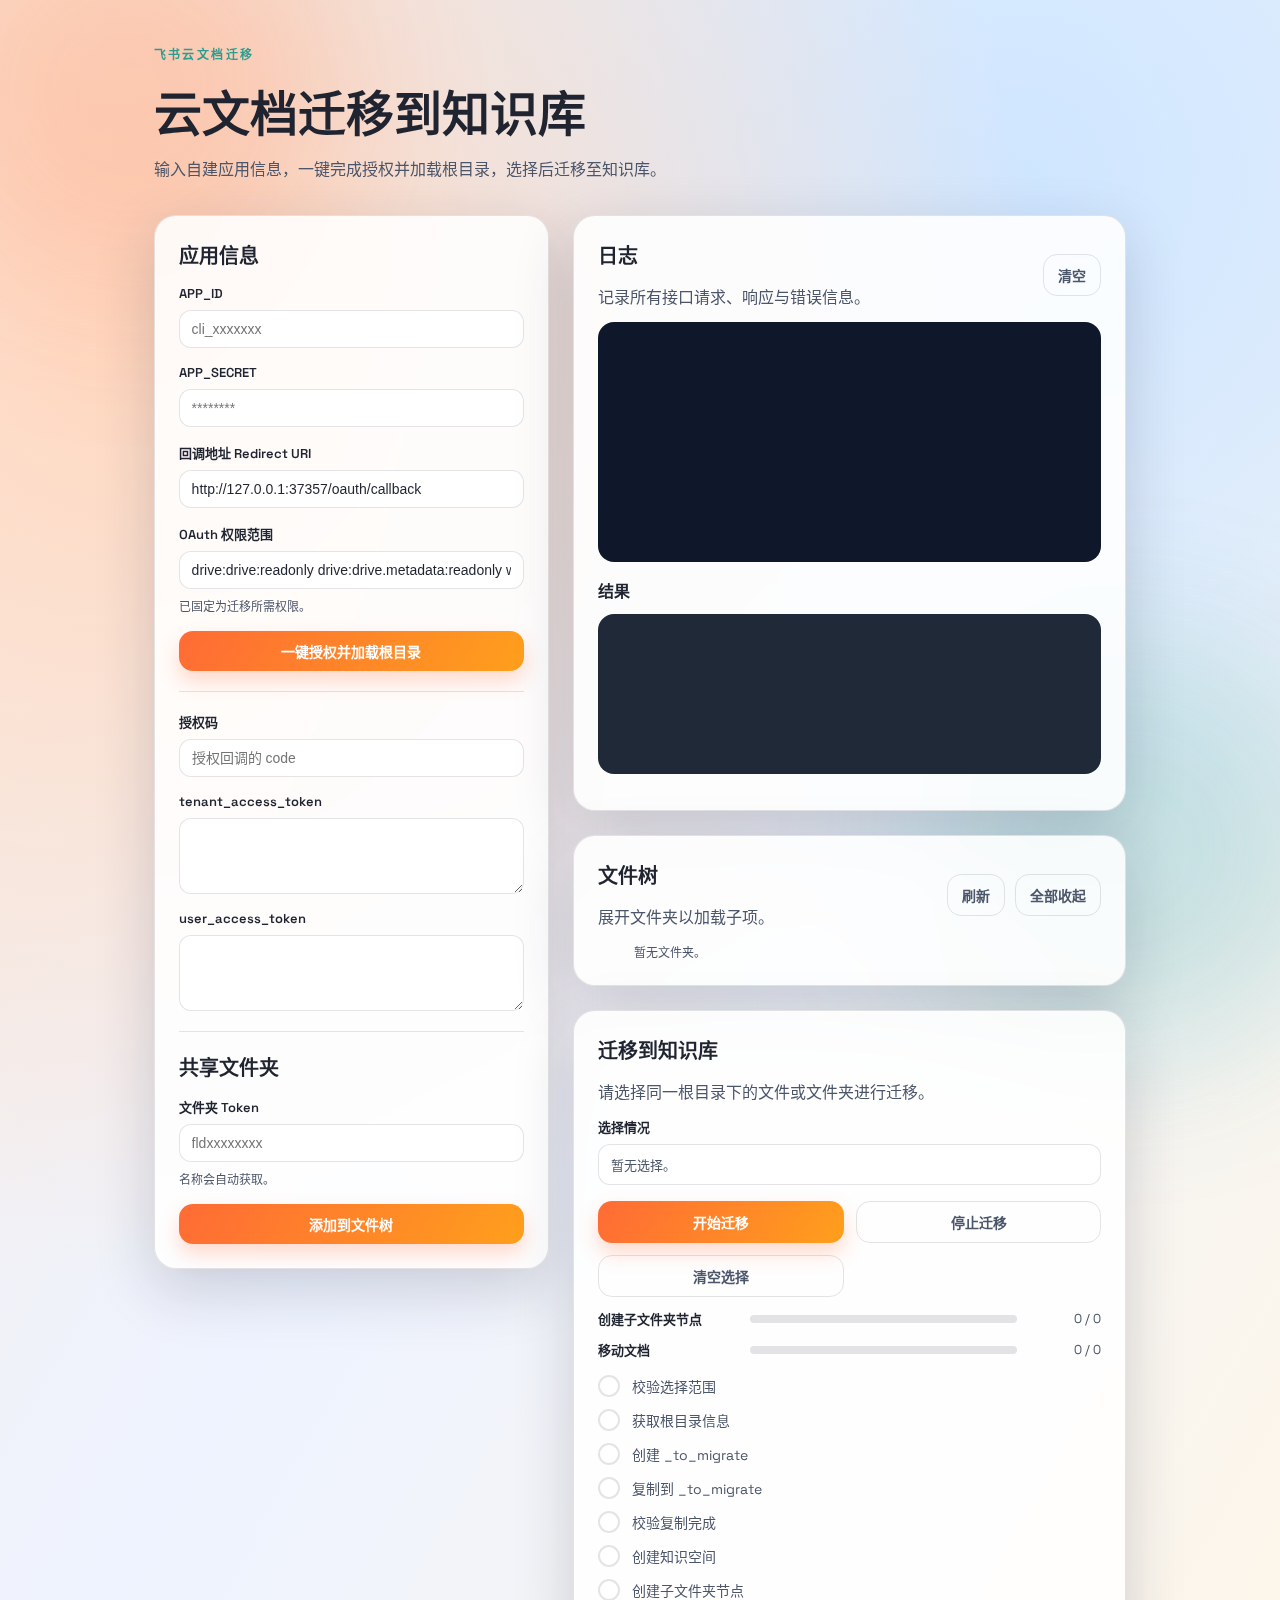
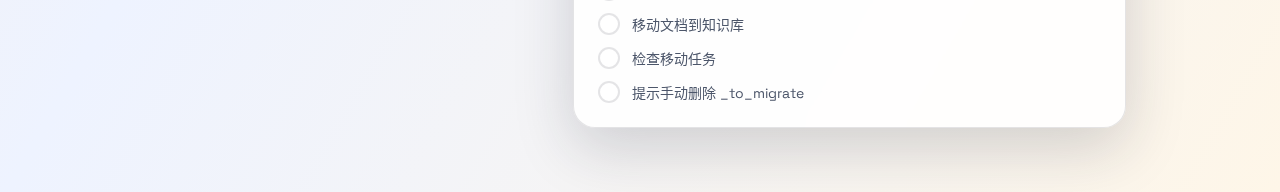
<file: public/index.html>
<!doctype html>
<html lang="zh-CN">
  <head>
    <meta charset="UTF-8" />
    <meta name="viewport" content="width=device-width, initial-scale=1" />
    <title>飞书云文档迁移工具</title>
    <link rel="stylesheet" href="styles.css" />
  </head>
  <body>
    <div class="backdrop">
      <div class="glow glow-left"></div>
      <div class="glow glow-right"></div>
    </div>
    <main class="app">
      <header class="hero">
        <div class="eyebrow">飞书云文档迁移</div>
        <h1>云文档迁移到知识库</h1>
        <p class="subtitle">
          输入自建应用信息，一键完成授权并加载根目录，选择后迁移至知识库。
        </p>
      </header>

      <section class="grid">
        <div class="panel">
          <h2>应用信息</h2>
          <div class="field">
            <label for="appId">APP_ID</label>
            <input id="appId" type="text" placeholder="cli_xxxxxxx" />
          </div>
          <div class="field">
            <label for="appSecret">APP_SECRET</label>
            <input id="appSecret" type="password" placeholder="********" />
          </div>
          <div class="field">
            <label for="redirectUri">回调地址 Redirect URI</label>
            <input id="redirectUri" type="url" />
          </div>
          <div class="field">
            <label for="scope">OAuth 权限范围</label>
            <input
              id="scope"
              type="text"
              value="drive:drive:readonly drive:drive.metadata:readonly wiki:wiki space:folder:create docs:document:copy"
              readonly
            />
            <span class="hint">已固定为迁移所需权限。</span>
          </div>

          <div class="actions">
            <button id="btnQuickAuth">一键授权并加载根目录</button>
          </div>

          <div class="divider"></div>

          <div class="field">
            <label for="authCode">授权码</label>
            <input id="authCode" type="text" placeholder="授权回调的 code" />
          </div>
          <div class="field">
            <label for="tenantToken">tenant_access_token</label>
            <textarea id="tenantToken" rows="3" readonly></textarea>
          </div>
          <div class="field">
            <label for="userToken">user_access_token</label>
            <textarea id="userToken" rows="3" readonly></textarea>
          </div>

          <div class="divider"></div>

          <h2>共享文件夹</h2>
          <div class="field">
            <label for="sharedFolderToken">文件夹 Token</label>
            <input
              id="sharedFolderToken"
              type="text"
              placeholder="fldxxxxxxxx"
            />
            <span class="hint">名称会自动获取。</span>
          </div>
          <div class="actions">
            <button id="btnAddFolder">添加到文件树</button>
          </div>
        </div>

        <div class="stack">
          <div class="panel log-panel">
            <div class="panel-header">
              <div>
                <h2>日志</h2>
                <p class="subtitle">记录所有接口请求、响应与错误信息。</p>
              </div>
              <button class="ghost" id="btnClear">清空</button>
            </div>
            <pre id="log"></pre>
            <div class="result">
              <h3>结果</h3>
              <pre id="result"></pre>
            </div>
          </div>

          <div class="panel tree-panel">
            <div class="panel-header">
              <div>
                <h2>文件树</h2>
                <p class="subtitle">展开文件夹以加载子项。</p>
              </div>
              <div class="panel-actions">
                <button class="ghost" id="btnRefreshTree">刷新</button>
                <button class="ghost" id="btnCollapseAll">全部收起</button>
              </div>
            </div>
            <ul id="treeRoot" class="tree"></ul>
          </div>

          <div class="panel migrate-panel">
            <div class="panel-header">
              <div>
                <h2>迁移到知识库</h2>
                <p class="subtitle">
                  请选择同一根目录下的文件或文件夹进行迁移。
                </p>
              </div>
            </div>
            <div class="field">
              <label>选择情况</label>
              <div id="selectionSummary" class="selection-summary">
                暂无选择。
              </div>
            </div>
            <div class="actions">
              <button id="btnMigrate">开始迁移</button>
              <button class="ghost" id="btnStop" disabled>停止迁移</button>
              <button class="ghost" id="btnClearSelection">清空选择</button>
            </div>
            <div class="progress-board">
              <div class="progress-row">
                <div class="progress-label">创建子文件夹节点</div>
                <div class="progress-bar">
                  <div id="nodeProgressBar" class="progress-fill"></div>
                </div>
                <div id="nodeProgressText" class="progress-text">0 / 0</div>
              </div>
              <div class="progress-row">
                <div class="progress-label">移动文档</div>
                <div class="progress-bar">
                  <div id="moveProgressBar" class="progress-fill"></div>
                </div>
                <div id="moveProgressText" class="progress-text">0 / 0</div>
              </div>
            </div>
            <ol id="migrationSteps" class="stepper">
              <li class="step" data-step-id="select">
                <span class="step__icon"></span>
                <span class="step__label">校验选择范围</span>
              </li>
              <li class="step" data-step-id="root-meta">
                <span class="step__icon"></span>
                <span class="step__label">获取根目录信息</span>
              </li>
              <li class="step" data-step-id="create-migrate-folder">
                <span class="step__icon"></span>
                <span class="step__label">创建 _to_migrate</span>
              </li>
              <li class="step" data-step-id="copy-files">
                <span class="step__icon"></span>
                <span class="step__label">复制到 _to_migrate</span>
              </li>
              <li class="step" data-step-id="copy-check">
                <span class="step__icon"></span>
                <span class="step__label">校验复制完成</span>
              </li>
              <li class="step" data-step-id="create-space">
                <span class="step__icon"></span>
                <span class="step__label">创建知识空间</span>
              </li>
              <li class="step" data-step-id="create-nodes">
                <span class="step__icon"></span>
                <span class="step__label">创建子文件夹节点</span>
              </li>
              <li class="step" data-step-id="move-docs">
                <span class="step__icon"></span>
                <span class="step__label">移动文档到知识库</span>
              </li>
              <li class="step" data-step-id="wiki-task">
                <span class="step__icon"></span>
                <span class="step__label">检查移动任务</span>
              </li>
              <li class="step" data-step-id="delete-migrate-folder">
                <span class="step__icon"></span>
                <span class="step__label">提示手动删除 _to_migrate</span>
              </li>
            </ol>
          </div>
        </div>
      </section>
    </main>

    <script src="app.js" defer></script>
  </body>
</html>
</file>
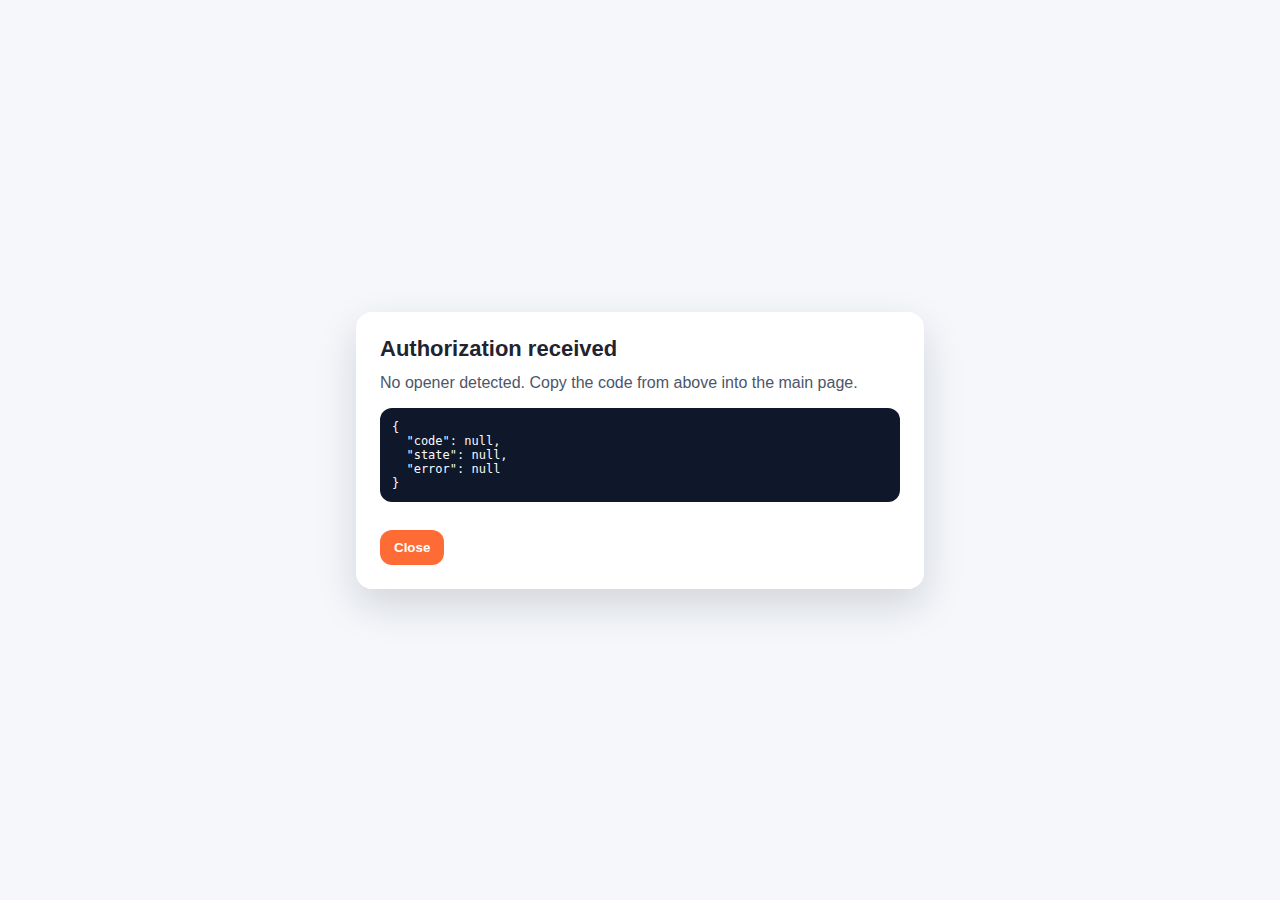
<file: public/oauth-callback.html>
<!doctype html>
<html lang="en">
  <head>
    <meta charset="UTF-8" />
    <meta name="viewport" content="width=device-width, initial-scale=1" />
    <title>OAuth Callback</title>
    <style>
      body {
        margin: 0;
        font-family: "Segoe UI", sans-serif;
        display: flex;
        align-items: center;
        justify-content: center;
        min-height: 100vh;
        background: #f5f7fb;
        color: #1f2430;
      }
      .card {
        background: #fff;
        border-radius: 16px;
        padding: 24px;
        box-shadow: 0 16px 40px rgba(15, 23, 42, 0.15);
        width: min(520px, 90vw);
      }
      h1 {
        margin: 0 0 12px;
        font-size: 22px;
      }
      p {
        margin: 0 0 16px;
        color: #4c566a;
      }
      pre {
        background: #0f172a;
        color: #f8fafc;
        padding: 12px;
        border-radius: 12px;
        font-size: 12px;
        overflow: auto;
      }
      button {
        margin-top: 16px;
        border: none;
        background: #ff6b35;
        color: #fff;
        padding: 10px 14px;
        border-radius: 12px;
        font-weight: 600;
        cursor: pointer;
      }
    </style>
  </head>
  <body>
    <div class="card">
      <h1>Authorization received</h1>
      <p id="status">Sending the authorization result back to the opener.</p>
      <pre id="payload"></pre>
      <button id="closeBtn" type="button">Close</button>
    </div>

    <script>
      const params = new URLSearchParams(window.location.search);
      const payload = {
        code: params.get("code"),
        state: params.get("state"),
        error: params.get("error"),
      };

      document.getElementById("payload").textContent = JSON.stringify(
        payload,
        null,
        2
      );

      const status = document.getElementById("status");
      if (window.opener && !window.opener.closed) {
        window.opener.postMessage(
          { type: "feishu-oauth", payload },
          window.location.origin
        );
        status.textContent = "Sent. You can close this window.";
        setTimeout(() => window.close(), 600);
      } else {
        status.textContent =
          "No opener detected. Copy the code from above into the main page.";
      }

      document.getElementById("closeBtn").addEventListener("click", () => {
        window.close();
      });
    </script>
  </body>
</html>
</file>
<file: public/styles.css>
@import url("https://fonts.googleapis.com/css2?family=Space+Grotesk:wght@400;500;600;700&display=swap");

:root {
  color-scheme: light;
  --ink: #1f2430;
  --muted: #4c566a;
  --panel: rgba(255, 255, 255, 0.88);
  --panel-strong: rgba(255, 255, 255, 0.96);
  --border: rgba(31, 36, 48, 0.12);
  --accent: #ff6b35;
  --accent-2: #2b9348;
  --accent-3: #2a9d8f;
  --shadow: 0 20px 60px rgba(28, 36, 54, 0.18);
  --radius: 22px;
}

* {
  box-sizing: border-box;
}

body {
  margin: 0;
  font-family: "Space Grotesk", "Segoe UI", sans-serif;
  color: var(--ink);
  background: radial-gradient(circle at 10% 20%, #ffd9c2 0, transparent 50%),
    radial-gradient(circle at 80% 10%, #cfe6ff 0, transparent 50%),
    linear-gradient(120deg, #f7efe6 0%, #eef3ff 45%, #fef6e8 100%);
  min-height: 100vh;
  overflow-x: hidden;
}

.backdrop {
  position: fixed;
  inset: 0;
  pointer-events: none;
  z-index: 0;
}

.glow {
  position: absolute;
  width: 420px;
  height: 420px;
  border-radius: 50%;
  filter: blur(80px);
  opacity: 0.55;
  animation: float 12s ease-in-out infinite;
}

.glow-left {
  top: -120px;
  left: -80px;
  background: rgba(255, 107, 53, 0.35);
}

.glow-right {
  bottom: -160px;
  right: -60px;
  background: rgba(42, 157, 143, 0.35);
  animation-delay: -4s;
}

.app {
  position: relative;
  z-index: 1;
  width: 80vw;
  max-width: 80vw;
  margin: 0 10vw;
  padding: clamp(24px, 5vh, 56px) clamp(12px, 2vw, 32px) 64px;
}

.hero {
  max-width: 720px;
  margin-bottom: 32px;
  animation: rise 0.8s ease-out both;
}

.eyebrow {
  text-transform: uppercase;
  letter-spacing: 0.2em;
  font-size: 12px;
  font-weight: 600;
  color: var(--accent-3);
  margin-bottom: 12px;
}

h1 {
  font-size: clamp(32px, 4vw, 48px);
  margin: 0 0 12px;
}

h2 {
  margin: 0 0 16px;
  font-size: 20px;
}

h3 {
  margin: 0 0 8px;
  font-size: 16px;
}

.subtitle {
  margin: 0;
  color: var(--muted);
  line-height: 1.6;
}

.grid {
  display: grid;
  grid-template-columns: minmax(0, 1fr) minmax(0, 1.4fr);
  gap: 24px;
  align-items: start;
  width: 100%;
}

.grid > * {
  min-width: 0;
}

.stack {
  min-width: 0;
}

.panel {
  min-width: 0;
}

.stack {
  display: grid;
  gap: 24px;
}

.panel {
  background: var(--panel);
  border: 1px solid var(--border);
  border-radius: var(--radius);
  padding: 24px;
  box-shadow: var(--shadow);
  backdrop-filter: blur(16px);
  animation: rise 0.9s ease-out both;
}

.panel:nth-child(2) {
  animation-delay: 0.15s;
}

.panel-header {
  display: flex;
  justify-content: space-between;
  align-items: center;
  gap: 16px;
  margin-bottom: 12px;
}

.panel-actions {
  display: flex;
  gap: 10px;
  flex-wrap: wrap;
}

.field {
  display: flex;
  flex-direction: column;
  gap: 8px;
  margin-bottom: 16px;
}

label {
  font-weight: 600;
  font-size: 13px;
}

input,
textarea {
  border: 1px solid var(--border);
  border-radius: 12px;
  padding: 10px 12px;
  font-size: 14px;
  background: var(--panel-strong);
  color: var(--ink);
  outline: none;
  transition: border-color 0.2s ease, box-shadow 0.2s ease;
}

input:focus,
textarea:focus {
  border-color: rgba(255, 107, 53, 0.6);
  box-shadow: 0 0 0 3px rgba(255, 107, 53, 0.15);
}

textarea {
  resize: vertical;
  font-family: "Space Grotesk", "Segoe UI", sans-serif;
}

.hint {
  font-size: 12px;
  color: var(--muted);
}

.actions {
  display: grid;
  grid-template-columns: repeat(auto-fit, minmax(180px, 1fr));
  gap: 12px;
  margin-top: 6px;
}

button {
  border: none;
  border-radius: 14px;
  padding: 10px 14px;
  font-size: 14px;
  font-weight: 600;
  cursor: pointer;
  color: #fff;
  background: linear-gradient(120deg, var(--accent), #ff9f1c);
  transition: transform 0.2s ease, box-shadow 0.2s ease;
  box-shadow: 0 10px 20px rgba(255, 107, 53, 0.25);
}

button:hover {
  transform: translateY(-1px);
  box-shadow: 0 14px 24px rgba(255, 107, 53, 0.3);
}

button:active {
  transform: translateY(1px);
}

button.ghost {
  background: transparent;
  color: var(--muted);
  border: 1px solid var(--border);
  box-shadow: none;
}

.divider {
  height: 1px;
  background: var(--border);
  margin: 20px 0;
}

.log-panel pre {
  background: #0f172a;
  color: #f8fafc;
  border-radius: 16px;
  padding: 16px;
  min-height: 240px;
  max-height: 420px;
  overflow-y: auto;
  overflow-x: auto;
  max-width: 100%;
  min-width: 0;
  width: 100%;
  font-family: "JetBrains Mono", ui-monospace, SFMono-Regular, Menlo, monospace;
  font-size: 12px;
  line-height: 1.5;
}

.result {
  margin-top: 16px;
}

.result pre {
  background: #1f2937;
  color: #f9fafb;
  border-radius: 16px;
  padding: 16px;
  min-height: 160px;
  overflow-y: auto;
  overflow-x: auto;
  max-width: 100%;
  min-width: 0;
  width: 100%;
  font-family: "JetBrains Mono", ui-monospace, SFMono-Regular, Menlo, monospace;
  font-size: 12px;
}

.tree {
  list-style: none;
  padding: 0;
  margin: 0;
  display: grid;
  gap: 8px;
}

.tree-node {
  display: grid;
  gap: 8px;
}

.tree-row {
  display: grid;
  grid-template-columns: 22px 28px 1fr auto;
  align-items: center;
  gap: 8px;
  padding: 8px 10px;
  border-radius: 12px;
  background: rgba(255, 255, 255, 0.7);
  border: 1px solid var(--border);
}

.tree-check {
  width: 16px;
  height: 16px;
  accent-color: var(--accent-3);
}

.tree-toggle {
  width: 24px;
  height: 24px;
  border-radius: 8px;
  border: 1px solid var(--border);
  background: #fff;
  color: var(--muted);
  font-weight: 700;
  display: grid;
  place-items: center;
  cursor: pointer;
}

.tree-toggle[disabled] {
  opacity: 0.35;
  cursor: default;
}

.tree-label {
  font-weight: 600;
  overflow: hidden;
  text-overflow: ellipsis;
  white-space: nowrap;
}

.tree-meta {
  font-size: 12px;
  color: var(--muted);
  text-transform: uppercase;
  letter-spacing: 0.08em;
}

.tree-children {
  list-style: none;
  padding-left: 20px;
  margin: 0;
  display: none;
  gap: 8px;
}

.tree-children.is-open {
  display: grid;
}

.tree-status {
  font-size: 12px;
  color: var(--muted);
  padding-left: 36px;
}

.selection-summary {
  padding: 10px 12px;
  border-radius: 12px;
  border: 1px solid var(--border);
  background: rgba(255, 255, 255, 0.7);
  font-size: 13px;
  color: var(--muted);
}

.progress-board {
  display: grid;
  gap: 12px;
  margin: 12px 0 6px;
}

.progress-row {
  display: grid;
  grid-template-columns: 140px 1fr auto;
  gap: 12px;
  align-items: center;
  font-size: 13px;
  color: var(--muted);
}

.progress-label {
  font-weight: 600;
  color: var(--ink);
}

.progress-bar {
  height: 8px;
  border-radius: 999px;
  background: rgba(31, 36, 48, 0.12);
  overflow: hidden;
}

.progress-fill {
  height: 100%;
  width: 0%;
  background: linear-gradient(120deg, var(--accent-2), var(--accent-3));
  transition: width 0.3s ease;
}

.progress-text {
  min-width: 72px;
  text-align: right;
  font-variant-numeric: tabular-nums;
}

.stepper {
  list-style: none;
  margin: 16px 0 0;
  padding: 0;
  display: grid;
  gap: 12px;
}

.step {
  display: flex;
  align-items: center;
  gap: 12px;
  font-size: 14px;
  color: var(--muted);
}

.step__icon {
  width: 22px;
  height: 22px;
  border-radius: 999px;
  border: 2px solid var(--border);
  display: grid;
  place-items: center;
  font-size: 12px;
  color: #fff;
  background: rgba(255, 255, 255, 0.8);
}

.step--active .step__icon {
  border-color: var(--accent);
  box-shadow: 0 0 0 4px rgba(255, 107, 53, 0.12);
  color: var(--accent);
  background: #fff;
}

.step--done .step__icon {
  border-color: var(--accent-2);
  background: var(--accent-2);
}

.step--done .step__icon::after {
  content: "✓";
  font-weight: 700;
}

.step--active {
  color: var(--ink);
}

.step--done {
  color: var(--ink);
}

@keyframes rise {
  from {
    opacity: 0;
    transform: translateY(18px);
  }
  to {
    opacity: 1;
    transform: translateY(0);
  }
}

@keyframes float {
  0% {
    transform: translateY(0px);
  }
  50% {
    transform: translateY(18px);
  }
  100% {
    transform: translateY(0px);
  }
}

@media (max-width: 980px) {
  .grid {
    grid-template-columns: 1fr;
  }

  .panel-header {
    flex-direction: column;
    align-items: flex-start;
  }

  .progress-row {
    grid-template-columns: 1fr;
    align-items: start;
  }

  .progress-text {
    text-align: left;
  }

  .actions {
    grid-template-columns: 1fr;
  }
}
</file>
